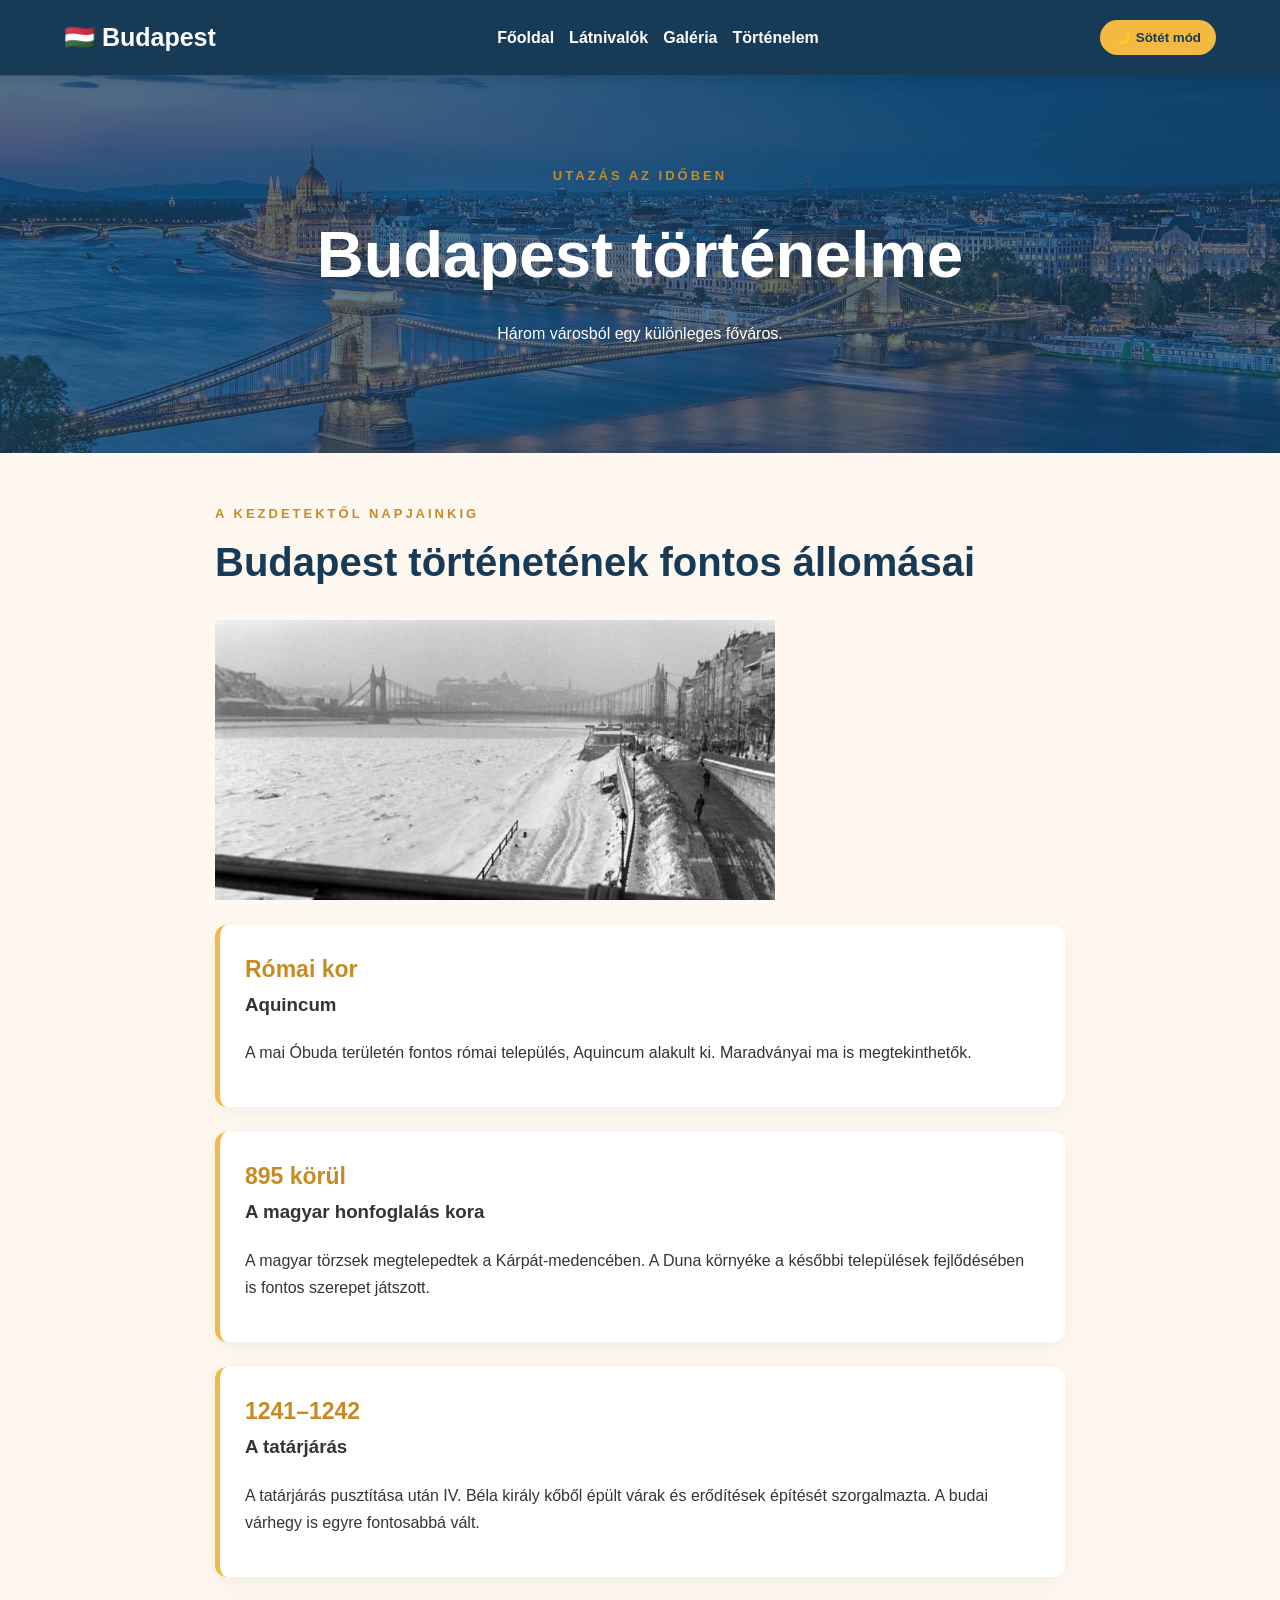
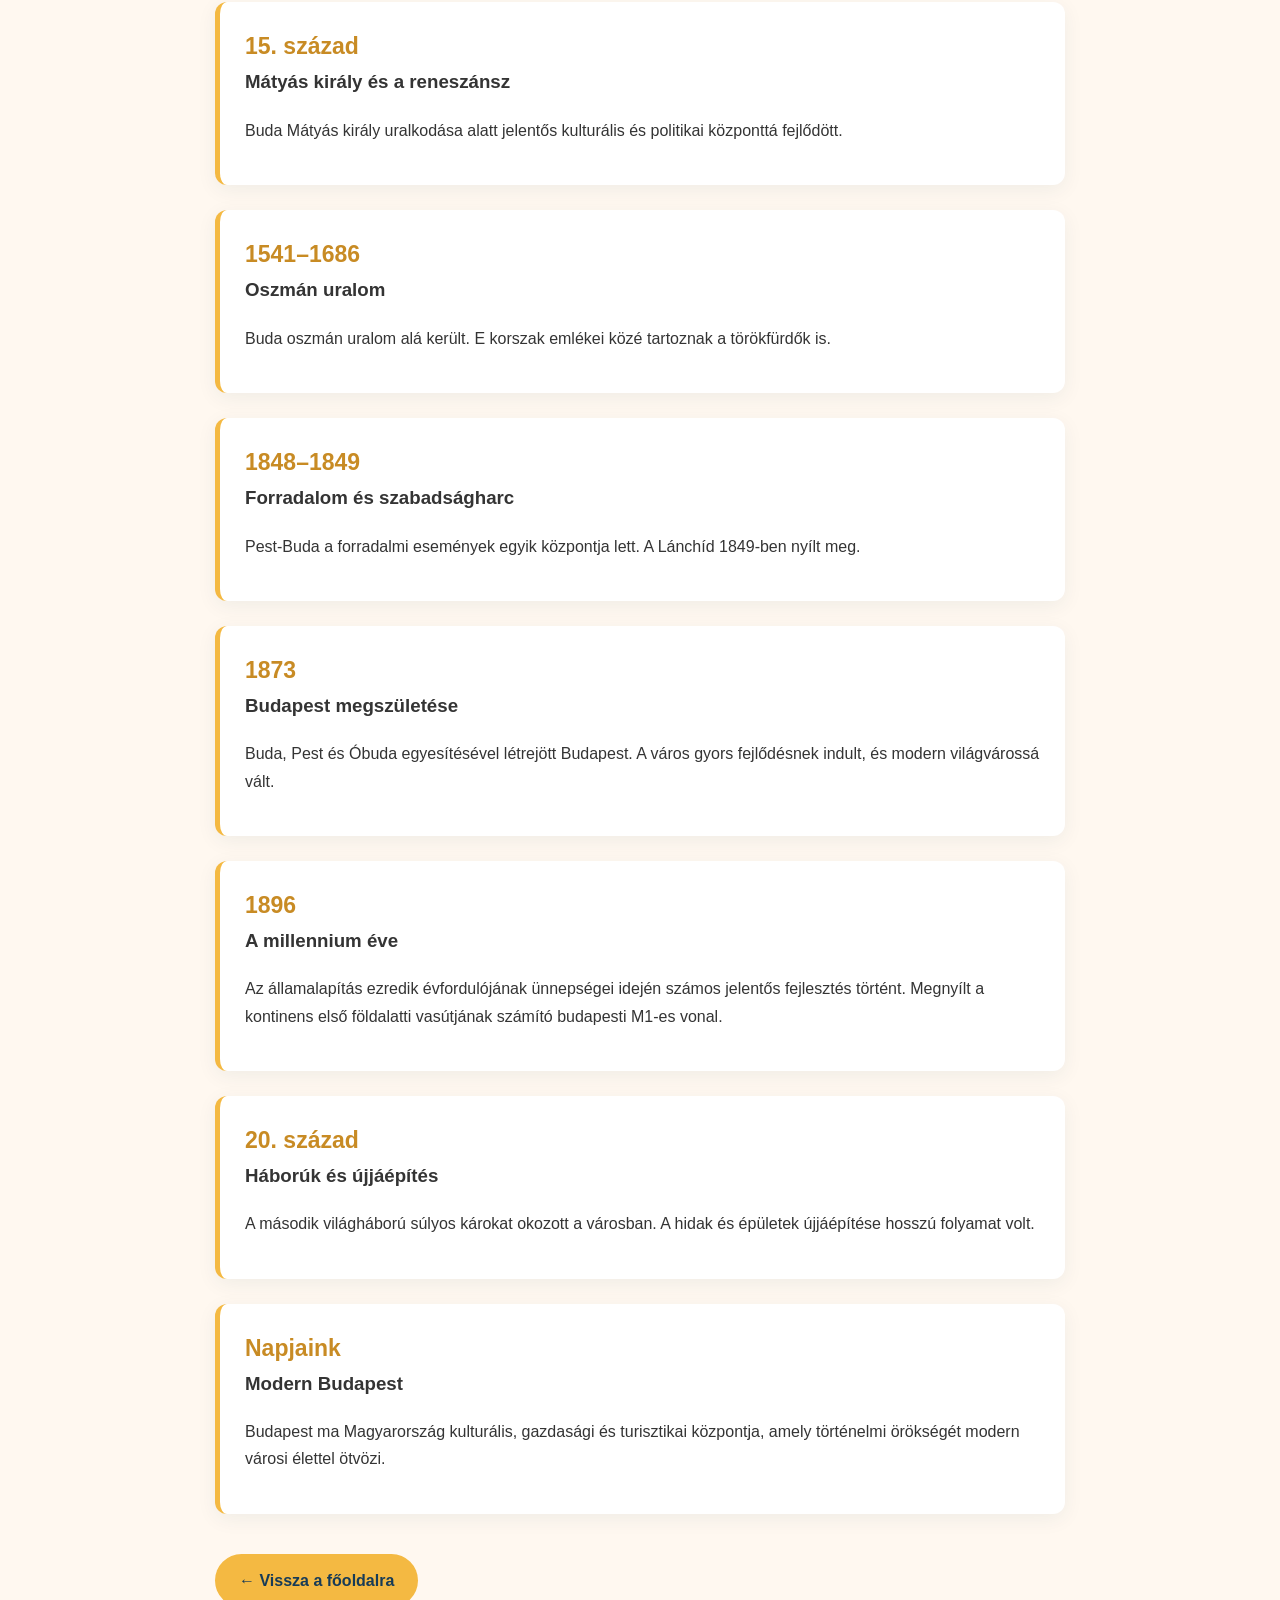
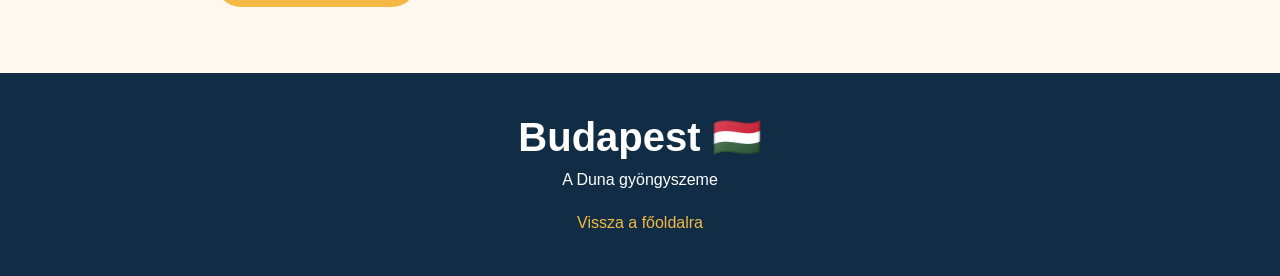
<file: tortenelem.html>
<!DOCTYPE html>
<html lang="hu">
<head>
  <meta charset="UTF-8">
  <meta name="viewport" content="width=device-width, initial-scale=1.0">
  <title>Budapest történelme</title>
  <link rel="stylesheet" href="style.css">
  <script src="script.js" defer></script>
  <link rel="icon" type="image/png" href="kep/favicon.png">
</head>
<body>
<header class="fejlec">
  <a class="logo" href="index.html">🇭🇺 Budapest</a>
  <nav><a href="index.html">Főoldal</a><a href="index.html#latnivalok">Látnivalók</a><a href="index.html#galeria">Galéria</a><a href="tortenelem.html">Történelem</a></nav>
  <button id="temaGomb" class="tema-gomb" type="button">🌙 Sötét mód</button>
</header>
<main>
  <section class="tortenelmi-hero"><p class="felirat">UTAZÁS AZ IDŐBEN</p><h1>Budapest történelme</h1><p>Három városból egy különleges főváros.</p></section>
  <section class="idovonal">
    <p class="felirat">A KEZDETEKTŐL NAPJAINKIG</p><h2>Budapest történetének fontos állomásai</h2>
    <img class="tortenelmi-kep megjelenik" src="kep/regi.jpg" alt="Régi Budapest helyőrző képe">
    <article class="esemeny megjelenik"><span class="evszam">Római kor</span><h3>Aquincum</h3><p>A mai Óbuda területén fontos római település, Aquincum alakult ki. Maradványai ma is megtekinthetők.</p></article>
    <article class="esemeny megjelenik"><span class="evszam">895 körül</span><h3>A magyar honfoglalás kora</h3><p>A magyar törzsek megtelepedtek a Kárpát-medencében. A Duna környéke a későbbi települések fejlődésében is fontos szerepet játszott.</p></article>
    <article class="esemeny megjelenik"><span class="evszam">1241–1242</span><h3>A tatárjárás</h3><p>A tatárjárás pusztítása után IV. Béla király kőből épült várak és erődítések építését szorgalmazta. A budai várhegy is egyre fontosabbá vált.</p></article>
    <article class="esemeny megjelenik"><span class="evszam">15. század</span><h3>Mátyás király és a reneszánsz</h3><p>Buda Mátyás király uralkodása alatt jelentős kulturális és politikai központtá fejlődött.</p></article>
    <article class="esemeny megjelenik"><span class="evszam">1541–1686</span><h3>Oszmán uralom</h3><p>Buda oszmán uralom alá került. E korszak emlékei közé tartoznak a törökfürdők is.</p></article>
    <article class="esemeny megjelenik"><span class="evszam">1848–1849</span><h3>Forradalom és szabadságharc</h3><p>Pest-Buda a forradalmi események egyik központja lett. A Lánchíd 1849-ben nyílt meg.</p></article>
    <article class="esemeny megjelenik"><span class="evszam">1873</span><h3>Budapest megszületése</h3><p>Buda, Pest és Óbuda egyesítésével létrejött Budapest. A város gyors fejlődésnek indult, és modern világvárossá vált.</p></article>
    <article class="esemeny megjelenik"><span class="evszam">1896</span><h3>A millennium éve</h3><p>Az államalapítás ezredik évfordulójának ünnepségei idején számos jelentős fejlesztés történt. Megnyílt a kontinens első földalatti vasútjának számító budapesti M1-es vonal.</p></article>
    <article class="esemeny megjelenik"><span class="evszam">20. század</span><h3>Háborúk és újjáépítés</h3><p>A második világháború súlyos károkat okozott a városban. A hidak és épületek újjáépítése hosszú folyamat volt.</p></article>
    <article class="esemeny megjelenik"><span class="evszam">Napjaink</span><h3>Modern Budapest</h3><p>Budapest ma Magyarország kulturális, gazdasági és turisztikai központja, amely történelmi örökségét modern városi élettel ötvözi.</p></article>
    <p><a class="gomb" href="index.html">← Vissza a főoldalra</a></p>
  </section>
</main>
<footer><h2>Budapest 🇭🇺</h2><p>A Duna gyöngyszeme</p><a href="index.html">Vissza a főoldalra</a></footer>
</body>
</html>
</file>
<file: style.css>
* {
    box-sizing:border-box;
    scroll-behavior:smooth
}

:root {
    --kek:#173b57;
    --turkiz:#176b87;
    --arany:#f4b942;
    --szoveg:#343434
}

body {
    margin:0;
    font-family:Arial,sans-serif;
    background:#fff8f0;
    color:var(--szoveg);
    line-height:1.7;
    transition:background .3s,color .3s
}

img {
    max-width:100%;
    display:block
}

h1,h2,h3,p {
    margin-top:0
}

h2 {
    color:var(--kek);
    font-size:clamp(28px,4vw,40px);
    line-height:1.2
}

.fejlec {
    background:var(--kek);
    color:white;
    display:flex;
    align-items:center;
    justify-content:space-between;
    gap:20px;
    padding:16px 5%;
    position:sticky;
    top:0;
    z-index:100;
    box-shadow:0 3px 15px #0002
}

.logo {
    color:white;
    font-size:25px;
    font-weight:bold;
    text-decoration:none;
    white-space:nowrap
}

nav {
    display:flex;
    flex-wrap:wrap;
    gap:15px;
    justify-content:center
}

nav a {
    color:white;
    text-decoration:none;
    font-weight:bold
}

nav a:hover {
    color:var(--arany)
}

.tema-gomb {
    background:var(--arany);
    color:var(--kek);
    border:0;
    border-radius:25px;
    padding:10px 15px;
    font-weight:bold;
    cursor:pointer;
    white-space:nowrap
}

.hero {
    min-height:590px;
    display:flex;
    align-items:center;
    padding:70px 9%;
    color:white;
    background:linear-gradient(90deg,#102d48e8,#102d4830),url("kep/budapest-pano.jfif") center/cover
}

.hero-tartalom {
    max-width:650px
}

.hero h1 {
    font-size:clamp(48px,7vw,78px);
    line-height:1.05;
    margin-bottom:25px
}

.hero-tartalom>p:not(.felirat) {
    font-size:21px
}

.felirat {
    color:#c88b24;
    font-weight:bold;
    letter-spacing:3px;
    font-size:13px
}

.hero .felirat {
    color:var(--arany)
}

.gomb {
    display:inline-block;
    margin-top:15px;
    padding:13px 24px;
    border:0;
    border-radius:30px;
    background:var(--arany);
    color:var(--kek);
    text-decoration:none;
    font-weight:bold;
    cursor:pointer;
    transition:transform .25s,background .25s
}

.gomb:hover {
    background:#fff;
    transform:translateY(-3px)
}

.gomb:disabled {
    opacity:.5;
    cursor:not-allowed;
    transform:none
}

.szekcio {
    padding:85px 8%;
    text-align:center
}

.kozep {
    max-width:760px;
    margin:20px auto
}

.vilagos {
    background:#f1e8dc
}

.szamok {
    display:flex;
    justify-content:center;
    gap:20px;
    flex-wrap:wrap;
    margin-top:40px
}

.szamok>div {
    background:white;
    padding:22px 35px;
    border-radius:15px;
    box-shadow:0 5px 20px #173b5710;
    min-width:170px
}

.szamok strong {
    display:block;
    color:var(--turkiz);
    font-size:34px
}

.szamok span {
    font-size:14px
}

.kartya-racs {
    display:grid;
    grid-template-columns:repeat(3,minmax(0,1fr));
    gap:25px;
    margin-top:40px;
    text-align:left
}

.kartya {
    background:white;
    border-radius:17px;
    overflow:hidden;
    box-shadow:0 5px 20px #173b5712;
    transition:transform .35s,box-shadow .35s
}

.kartya:hover {
    transform:translateY(-8px);
    box-shadow:0 15px 30px #173b5725
}

.kartya img {
    width:100%;
    height:220px;
    object-fit:cover;
    transition:transform .5s
}

.kartya:hover img {
    transform:scale(1.04)
}

.kartya>div {
    padding:22px
}

.kartya h3 {
    color:var(--kek);
    font-size:23px;
    margin:10px 0
}

.kartya p {
    margin-bottom:0
}

.cimke {
    display:inline-block;
    background:#d8f3f0;
    color:var(--turkiz);
    border-radius:20px;
    padding:5px 12px;
    font-size:12px;
    font-weight:bold
}

.duna-szekcio {
    background:#dceef1;
    display:grid;
    grid-template-columns:1fr 1fr;
    gap:45px;
    align-items:center;
    padding:80px 8%
}

.duna-kep {
    width:100%;
    min-height:300px;
    object-fit:cover;
    border-radius:20px;
    box-shadow:0 12px 30px #173b5720
}

.elmeny-racs {
    display:grid;
    grid-template-columns:repeat(4,minmax(0,1fr));
    gap:20px;
    margin-top:40px;
    text-align:left
}

.elmeny {
    padding:25px;
    background:white;
    border-radius:15px;
    border-bottom:4px solid var(--arany);
    box-shadow:0 5px 20px #173b5710;
    transition:transform .3s
}

.elmeny:hover {
    transform:translateY(-6px)
}

.elmeny span {
    font-size:35px
}

.elmeny h3 {
    color:var(--kek)
}

.galeria {
    display:grid;
    grid-template-columns:repeat(3,1fr);
    gap:18px;
    margin-top:35px
}

.galeria img {
    width:100%;
    height:230px;
    object-fit:cover;
    border-radius:15px;
    cursor:pointer;
    transition:transform .3s,filter .3s
}

.galeria img:hover {
    transform:scale(1.04);
    filter:brightness(.8)
}

.kep-nagyito {
    display:none;
    position:fixed;
    inset:0;
    background:#000e;
    z-index:2000;
    justify-content:center;
    align-items:center;
    flex-direction:column;
    padding:30px
}

.kep-nagyito.aktiv {
    display:flex
}

.kep-nagyito img {
    max-width:90%;
    max-height:80vh;
    border-radius:15px;
    object-fit:contain
}

.kep-nagyito p {
    color:white;
    margin-top:15px
}

.bezar {
    color:white;
    background:transparent;
    border:0;
    font-size:45px;
    position:absolute;
    right:30px;
    top:10px;
    cursor:pointer
}

.erdekesseg-szekcio {
    text-align:center;
    padding:80px 20px;
    background:linear-gradient(135deg,#173b57,#176b87);
    color:white
}

.erdekesseg-szekcio h2 {
    color:white
}

.erdekesseg-doboz {
    background:white;
    color:#343434;
    max-width:650px;
    margin:30px auto 0;
    padding:35px;
    border-radius:20px;
    box-shadow:0 10px 30px #0003
}

.erdekesseg-doboz>span {
    font-size:35px
}

.erdekesseg-doboz p {
    font-size:19px;
    min-height:65px
}

#budapestTerkepe {
    height:470px;
    width:100%;
    border-radius:18px;
    overflow:hidden;
    margin-top:35px;
    z-index:1
}

.kviz-doboz {
    background:white;
    color:#343434;
    max-width:700px;
    margin:35px auto 0;
    padding:30px;
    border-radius:20px;
    box-shadow:0 8px 30px #173b5715;
    text-align:left
}

.kviz-fejlec {
    display:flex;
    justify-content:space-between;
    gap:10px;
    font-weight:bold;
    color:var(--turkiz)
}

.haladas {
    height:9px;
    background:#e5e5e5;
    border-radius:20px;
    margin:20px 0;
    overflow:hidden
}

#haladasCsik {
    height:100%;
    width:0;
    background:var(--arany);
    transition:width .4s
}

#valaszok {
    display:grid;
    gap:12px;
    margin:25px 0
}

.valasz-gomb {
    background:#eaf1f3;
    color:#173b57;
    padding:14px;
    border:2px solid transparent;
    border-radius:10px;
    cursor:pointer;
    text-align:left;
    font-size:16px
}

.valasz-gomb:hover:not(:disabled) {
    border-color:var(--turkiz)
}

.valasz-gomb:disabled {
    cursor:default
}

.valasz-gomb.helyes {
    background:#d5f1dc;
    border-color:#26934c
}

.valasz-gomb.hibas {
    background:#f8dada;
    border-color:#d94b4b
}

#visszajelzes {
    font-weight:bold;
    min-height:25px
}

.program-szekcio {
    background:#f1e8dc;
    padding:75px 8%;
    display:grid;
    grid-template-columns:1fr 1fr;
    gap:45px;
    align-items:center
}

.program-kep {
    width:100%;
    border-radius:20px
}

.program-szekcio li {
    margin:15px 0
}

.tortenelmi-banner {
    padding:80px 20px;
    text-align:center;
    background:linear-gradient(135deg,var(--kek),var(--turkiz));
    color:white
}

.tortenelmi-banner h2 {
    color:white
}

footer {
    background:#102d45;
    color:white;
    text-align:center;
    padding:40px 20px
}

footer h2 {
    color:white;
    margin-bottom:5px
}

footer a {
    color:var(--arany);
    text-decoration:none
}

.apro {
    margin:25px 0 0;
    font-size:13px;
    opacity:.75
}

.megjelenik {
    opacity:0;
    transform:translateY(35px);
    transition:opacity .8s ease,transform .8s ease
}

.megjelenik.latszik {
    opacity:1;
    transform:translateY(0)
}

/* Történelem aloldal */.tortenelmi-hero {
    padding:90px 20px;
    text-align:center;
    color:white;
    background:linear-gradient(#173b57aa,#173b57aa),url("kep/budapest-pano.jfif") center/cover
}

.tortenelmi-hero h1 {
    font-size:clamp(38px,6vw,65px);
    margin-bottom:10px
}

.idovonal {
    max-width:900px;
    margin:auto;
    padding:50px 25px
}

.esemeny {
    background:white;
    border-left:5px solid var(--arany);
    border-radius:12px;
    padding:25px;
    margin:25px 0;
    box-shadow:0 5px 20px #173b5710
}

.evszam {
    color:#c88b24;
    font-weight:bold;
    font-size:23px
}

.vissza {
    display:inline-block;
    margin-top:20px;
    color:var(--arany);
    font-weight:bold
}

body.sotet {
    background:#172b3b;
    color:#eee
}

body.sotet .szekcio,body.sotet .vilagos {
    background:#172b3b
}

body.sotet .kartya,body.sotet .szamok>div,body.sotet .elmeny,body.sotet .esemeny,body.sotet .kviz-doboz {
    background:#254258;
    color:white
}

body.sotet h2,body.sotet .kartya h3,body.sotet .elmeny h3 {
    color:#f4c76b
}

body.sotet .program-szekcio,body.sotet .duna-szekcio {
    background:#20394c
}

body.sotet .erdekesseg-doboz {
    background:#254258;
    color:white
}

@media(max-width:900px) {
    .fejlec {
        flex-direction:column
    }

    .kartya-racs {
        grid-template-columns:repeat(2,minmax(0,1fr))
    }

    .elmeny-racs {
        grid-template-columns:repeat(2,minmax(0,1fr))
    }

    .duna-szekcio,.program-szekcio {
        grid-template-columns:1fr
    }

}

@media(max-width:600px) {
    .hero {
        min-height:470px;
        padding:50px 7%
    }

    .szekcio {
        padding:55px 6%
    }

    .kartya-racs,.elmeny-racs {
        grid-template-columns:1fr
    }

    .galeria {
        grid-template-columns:repeat(2,1fr)
    }

    .galeria img {
        height:160px
    }

    .fejlec {
        padding:15px
    }

    nav {
        gap:10px 15px
    }

    nav a {
        font-size:14px
    }

    .duna-szekcio,.program-szekcio {
        padding:50px 6%
    }

    .kviz-doboz {
        padding:20px
    }

    #budapestTerkepe {
        height:350px
    }

}

@media(max-width:420px) {
    .galeria {
        grid-template-columns:1fr
    }

}

@media(prefers-reduced-motion:reduce) {
    *,*::before,*::after {
        scroll-behavior:auto!important;
        transition-duration:.01ms!important
    }

    .megjelenik {
        opacity:1;
        transform:none
    }

}

/* Külső térképcsempék nélküli, kattintható Budapest-áttekintő */  #budapestTerkepe {
    height:auto;
    min-height:0;
    width:100%;
    margin:35px auto 0;
    z-index:1;
    text-align:left
}

.terkep-rajz {
    height:470px;
    position:relative;
    overflow:hidden;
    border-radius:20px;
    background:linear-gradient(135deg,#e7e3d4,#d7e7dc);
    border:1px solid #c5d4c8;
    isolation:isolate
}

.terkep-rajz:before {
    content:"";
    position:absolute;
    inset:0;
    background-image:linear-gradient(30deg,transparent 48%,#ffffff65 49%,#ffffff65 50%,transparent 51%),linear-gradient(120deg,transparent 48%,#ffffff65 49%,#ffffff65 50%,transparent 51%);
    background-size:110px 90px;
    opacity:.8
}

.terkep-duna {
    position:absolute;
    z-index:1;
    left:39%;
    top:-25%;
    width:23%;
    height:155%;
    background:#79b9cf;
    transform:rotate(12deg);
    border-left:5px solid #a9d7e4;
    border-right:5px solid #a9d7e4;
    border-radius:45% 55% 48% 52%
}

.terkep-duna span {
    position:absolute;
    top:45%;
    left:35%;
    color:#fff;
    font-size:13px;
    font-weight:bold;
    letter-spacing:4px;
    transform:rotate(78deg)
}

.terkep-felirat {
    position:absolute;
    z-index:2;
    top:8%;
    font-weight:bold;
    letter-spacing:5px;
    color:#72877b;
    font-size:clamp(22px,4vw,38px);
    opacity:.8
}

.buda-felirat {
    left:9%
}

.pest-felirat {
    right:10%
}

.terkep-ut {
    position:absolute;
    z-index:2;
    height:5px;
    background:#fff9;
    border:1px solid #d4cbbb;
    border-radius:10px;
    transform-origin:left center
}

.ut-egy {
    width:55%;
    left:5%;
    top:72%;
    transform:rotate(-24deg)
}

.ut-ketto {
    width:48%;
    left:48%;
    top:75%;
    transform:rotate(-42deg)
}

.ut-harom {
    width:43%;
    left:53%;
    top:28%;
    transform:rotate(25deg)
}

.terkep-jelolo {
    position:absolute;
    z-index:3;
    transform:translate(-50%,-50%);
    width:38px;
    height:38px;
    border:3px solid white;
    border-radius:50%;
    background:#e6a52e;
    color:#173b57;
    font-weight:bold;
    box-shadow:0 3px 12px #173b5750;
    cursor:pointer;
    transition:transform .2s,background .2s
}

.terkep-jelolo:hover,.terkep-jelolo.kivalasztva {
    background:#173b57;
    color:white;
    transform:translate(-50%,-50%) scale(1.2)
}

.terkep-reszlet {
    display:flex;
    align-items:center;
    justify-content:space-between;
    gap:20px;
    padding:20px 24px;
    margin-top:14px;
    border-radius:14px;
    background:#fff;
    box-shadow:0 5px 20px #173b5710
}

.terkep-reszlet strong {
    color:var(--kek);
    font-size:19px
}

.terkep-reszlet p {
    margin:5px 0 0
}

.terkep-reszlet a {
    color:var(--turkiz);
    font-weight:bold;
    text-decoration:none;
    white-space:nowrap
}

.terkep-jelmagy {
    display:flex;
    flex-wrap:wrap;
    gap:9px;
    margin-top:14px
}

.terkep-listaelem {
    display:flex;
    align-items:center;
    gap:8px;
    border:1px solid #d5ded9;
    background:#fff;
    color:#254258;
    border-radius:25px;
    padding:8px 13px;
    cursor:pointer
}

.terkep-listaelem span {
    display:grid;
    place-items:center;
    width:23px;
    height:23px;
    border-radius:50%;
    background:#e6a52e;
    color:#173b57;
    font-size:12px;
    font-weight:bold
}

body.sotet .terkep-reszlet,body.sotet .terkep-listaelem {
    background:#254258;
    color:#fff;
    border-color:#496579
}

body.sotet .terkep-reszlet strong {
    color:#f4c76b
}

@media(max-width:600px) {
    .terkep-rajz {
        height:350px
    }

    .terkep-reszlet {
        align-items:flex-start;
        flex-direction:column
    }

    .terkep-reszlet a {
        white-space:normal
    }

}

/* Időjárás widget */
.weather-widget {
  position: absolute;
  top: 100px;
  right: 40px;
  background: rgba(15, 23, 42, 0.75);
  backdrop-filter: blur(12px);
  border: 1px solid rgba(255, 255, 255, 0.18);
  border-radius: 18px;
  padding: 18px 22px;
  color: white;
  min-width: 180px;
  box-shadow: 0 15px 35px rgba(0,0,0,0.35);
  z-index: 20;
  font-family: system-ui, -apple-system, sans-serif;
}
.weather-widget .w-city { font-size: 0.85rem; opacity: 0.85; margin-bottom: 4px; }
.weather-widget .w-temp { font-size: 2.4rem; font-weight: 300; line-height: 1.1; margin: 2px 0 6px; }
.weather-widget .w-desc { font-size: 0.95rem; margin-bottom: 12px; }
.weather-widget .w-details {
  display: flex; gap: 14px; font-size: 0.8rem; opacity: 0.85;
  border-top: 1px solid rgba(255,255,255,0.15); padding-top: 10px;
}
.weather-widget .w-details span { display: flex; align-items: center; gap: 4px; }
.weather-widget.loading { opacity: 0.7; }
.weather-widget.error { background: rgba(127, 29, 29, 0.8); }

.hero { position: relative; }

@media (max-width: 900px) {
  .weather-widget {
    position: static;
    margin: 20px auto 0;
    max-width: 260px;
  }
}
</file>
